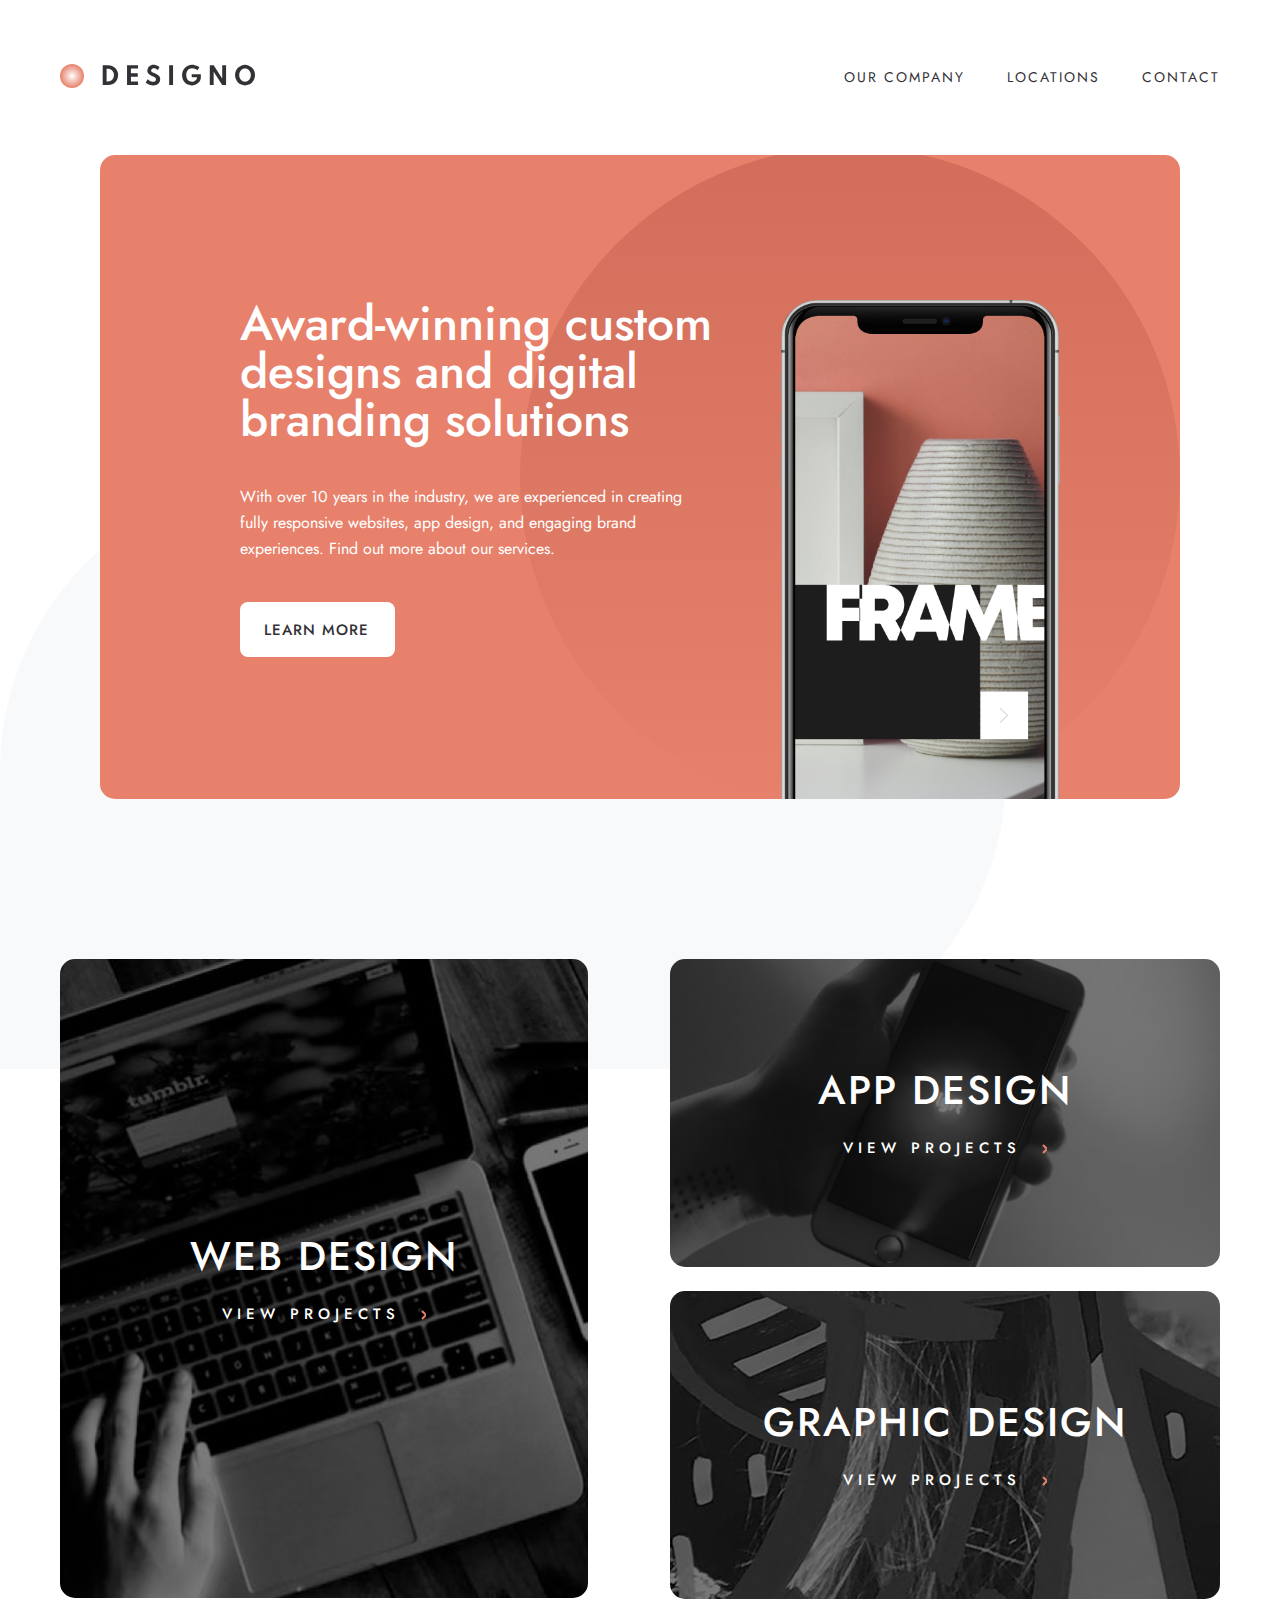
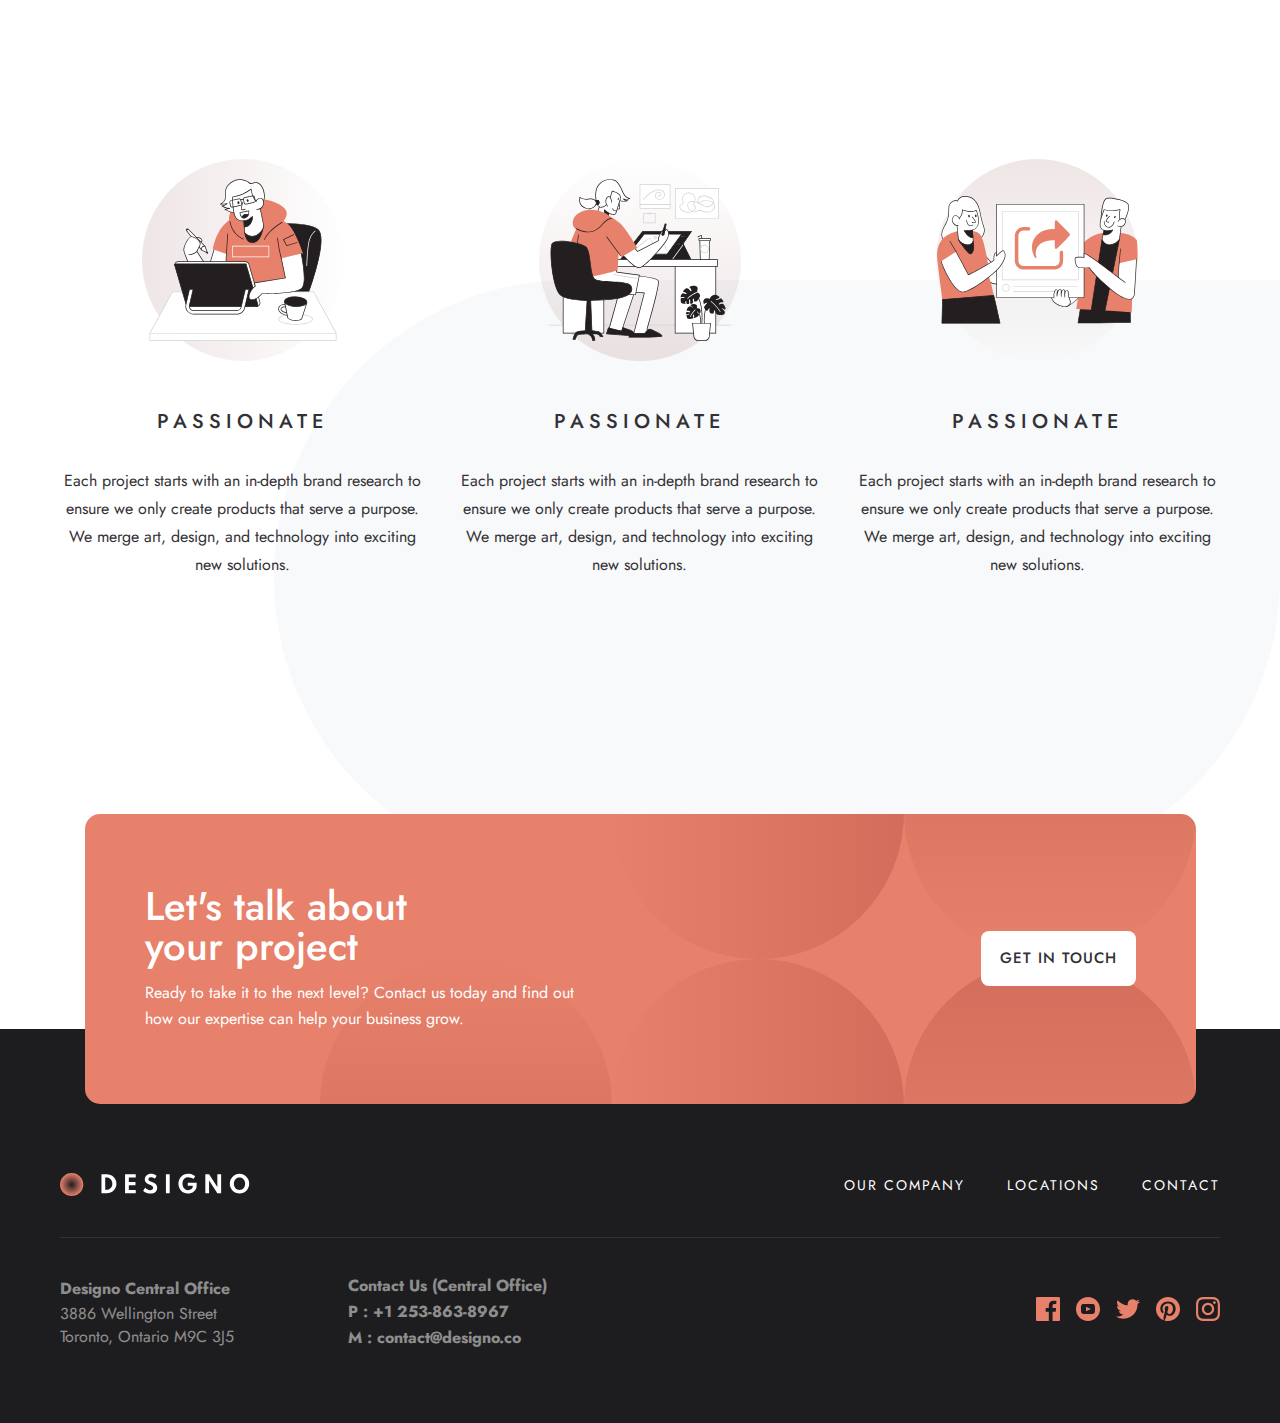
<file: index.html>
<!DOCTYPE html>
<html lang="en">
  <head>
    <meta charset="UTF-8" />
    <meta name="viewport" content="width=device-width, initial-scale=1.0" />
    <title>Home</title>
    <link rel="stylesheet" href="./css/index.css" />
  </head>
  <body>
    <!-- Header -->
    <header class="header">
      <div class="header-container container">
        <a class="header-logo" href="index.html">
          <img src="images/logo-header.svg" alt="" />
        </a>
        <ul class="header-list">
          <li class="header-item">
            <a class="header-link" href="pages/about/about.html">OUR COMPANY</a>
          </li>
          <li class="header-item">
            <a class="header-link" href="pages/location/location.html"
              >LOCATIONS</a
            >
          </li>
          <li class="header-item">
            <a class="header-link" href="pages/contact/contact.html">CONTACT</a>
          </li>
        </ul>
      </div>
    </header>
    <!-- Header end -->
    <!-- Main -->
    <main class="main">
      <section class="hero">
        <div class="hero-container container">
          <div class="hero-info">
            <h1>Award-winning custom designs and digital branding solutions</h1>
            <p>
              With over 10 years in the industry, we are experienced in creating
              fully responsive websites, app design, and engaging brand
              experiences. Find out more about our services.
            </p>
            <a href="#">Learn More</a>
          </div>
          <img class="hero-img" src="images/image-hero-phone.png" alt="" />
        </div>
      </section>
      <section class="projects">
        <div class="projects-container container">
          <div class="projects-left">
            <h3>WEB DESIGN</h3>
            <a class="view-projects-link" href="pages/web/web.html"
              ><span>VIEW PROJECTS</span
              ><img src="images/pink-arrow-right.svg" alt=""
            /></a>
          </div>
          <div class="projects-right">
            <div class="app">
              <h3>APP DESIGN</h3>
              <a class="view-projects-link" href="pages/app/app.html"
                ><span>VIEW PROJECTS</span
                ><img src="images/pink-arrow-right.svg" alt=""
              /></a>
            </div>
            <div class="graphic">
              <h3>GRAPHIC DESIGN</h3>
              <a class="view-projects-link" href="pages/graphic/graphic.html"
                ><span>VIEW PROJECTS</span
                ><img src="images/pink-arrow-right.svg" alt=""
              /></a>
            </div>
          </div>
        </div>
      </section>
      <section class="character-of-team">
        <div class="character-of-team-container container">
          <div class="card">
            <img src="images/card-img-1.svg" alt="" />
            <div class="card-text">
              <h3>PASSIONATE</h3>
              <p>
                Each project starts with an in-depth brand research to ensure we
                only create products that serve a purpose. We merge art, design,
                and technology into exciting new solutions.
              </p>
            </div>
          </div>
          <div class="card">
            <img src="images/card-img-2.svg" alt="" />
            <div class="card-text">
              <h3>PASSIONATE</h3>
              <p>
                Each project starts with an in-depth brand research to ensure we
                only create products that serve a purpose. We merge art, design,
                and technology into exciting new solutions.
              </p>
            </div>
          </div>
          <div class="card">
            <img src="images/card-img-3.svg" alt="" />
            <div class="card-text">
              <h3>PASSIONATE</h3>
              <p>
                Each project starts with an in-depth brand research to ensure we
                only create products that serve a purpose. We merge art, design,
                and technology into exciting new solutions.
              </p>
            </div>
          </div>
        </div>
      </section>
      <section class="footer-top container">
        <div class="footer-top-text">
          <h3>Let's talk about your project</h3>
          <p>
            Ready to take it to the next level? Contact us today and find out
            how our expertise can help your business grow.
          </p>
        </div>
        <a class="footer-top-button" href="#">Get in touch</a>
      </section>
    </main>
    <!-- Main end -->
    <!-- Footer -->
    <footer class="footer">
      <div class="footer-container container">
        <div class="footer-container-top">
          <a class="footer-logo" href="index.html">
            <img src="images/logo-footer.svg" alt="" />
          </a>
          <ul class="footer-list">
            <li class="footer-item">
              <a href="pages/about/about.html" class="footer-link"
                >OUR COMPANY</a
              >
            </li>
            <li class="footer-item">
              <a href="pages/location/location.html" class="footer-link"
                >LOCATIONS</a
              >
            </li>
            <li class="footer-item">
              <a href="pages/contact/contact.html" class="footer-link"
                >CONTACT</a
              >
            </li>
          </ul>
        </div>
        <div class="footer-end">
          <ul class="location">
            <li>Designo Central Office</li>
            <li>3886 Wellington Street</li>
            <li>Toronto, Ontario M9C 3J5</li>
          </ul>
          <ul class="footer-contact">
            <li>Contact Us (Central Office)</li>
            <li>P : +1 253-863-8967</li>
            <li>M : contact@designo.co</li>
          </ul>
          <div class="social-medias">
            <a href=""><img src="images/facebook-logo.svg" alt="" /></a>
            <a href=""><img src="images/youtube-logo.svg" alt="" /></a>
            <a href=""><img src="images/twitter-logo.svg" alt="" /></a>
            <a href=""><img src="images/photo-shop-logo.svg" alt="" /></a>
            <a href=""><img src="images/instagram.svg" alt="" /></a>
          </div>
        </div>
      </div>
    </footer>
    <!-- Footer end -->
  </body>
</html>
</file>
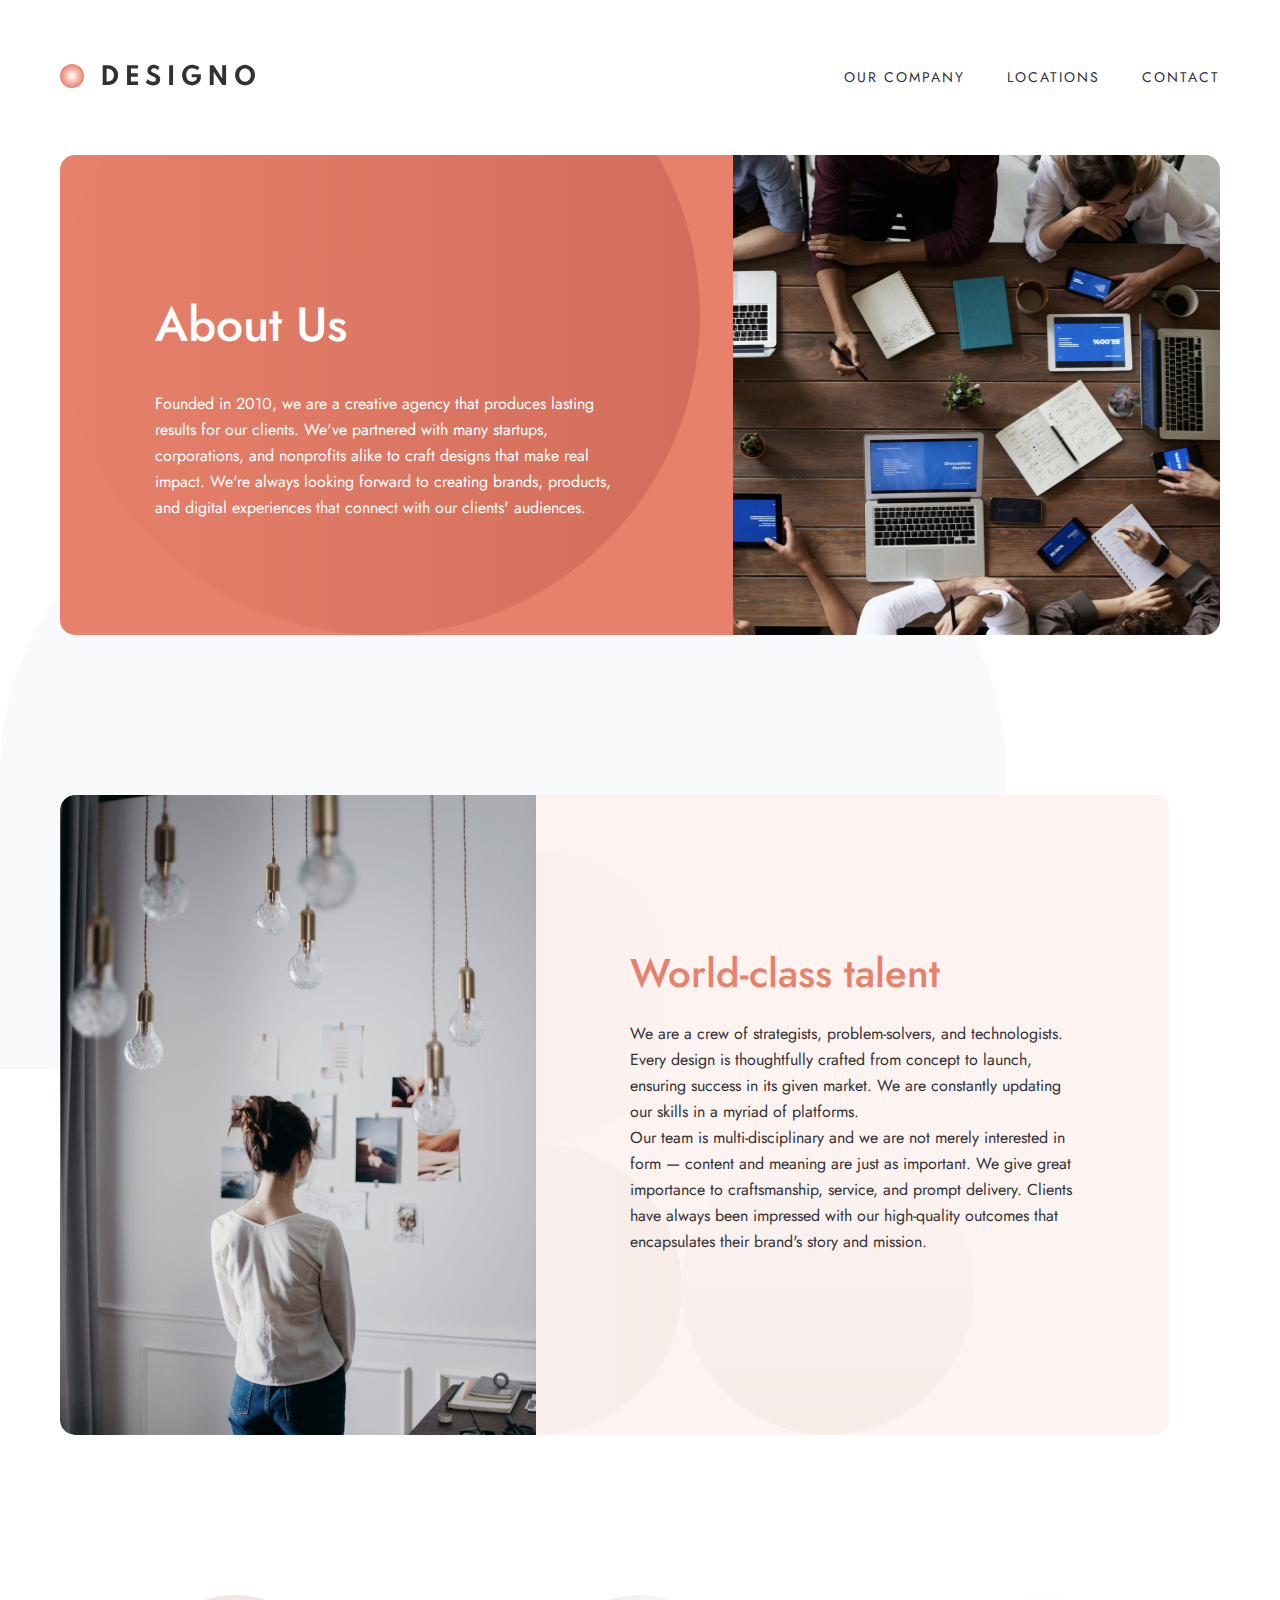
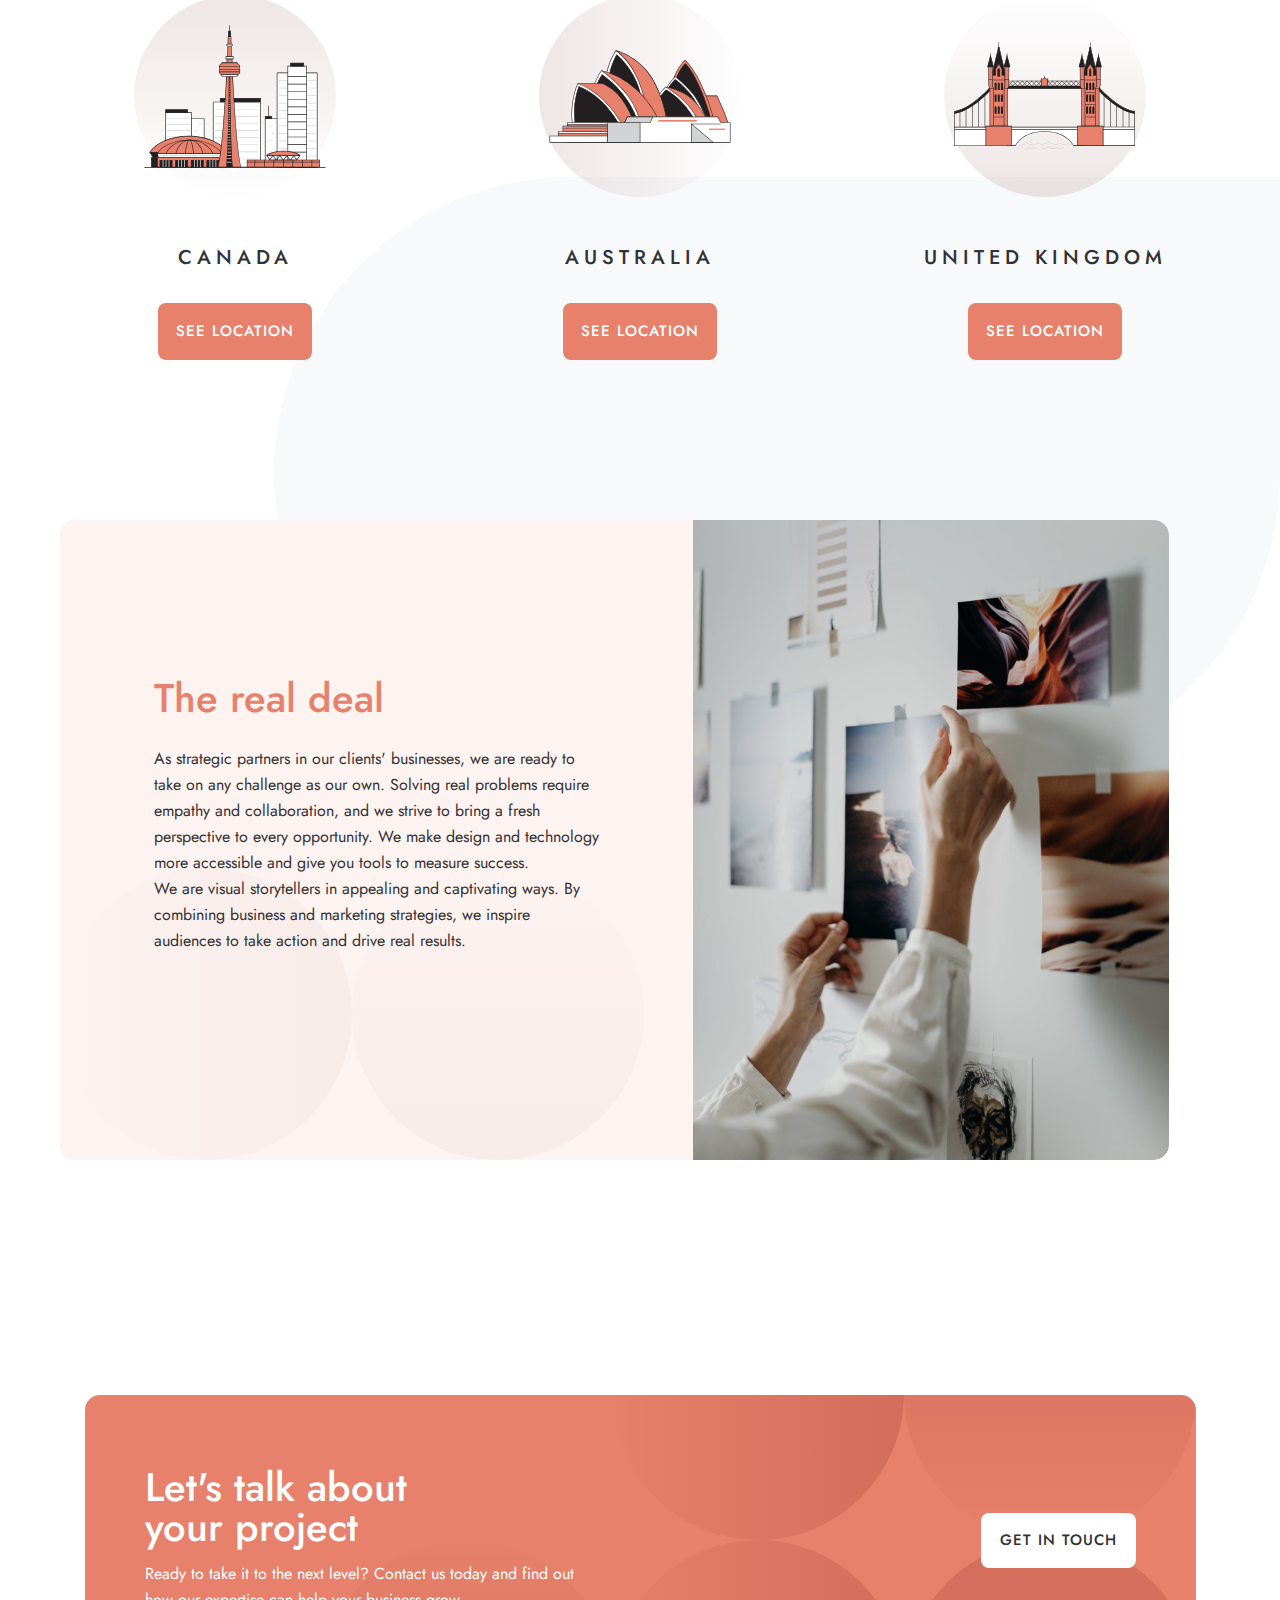
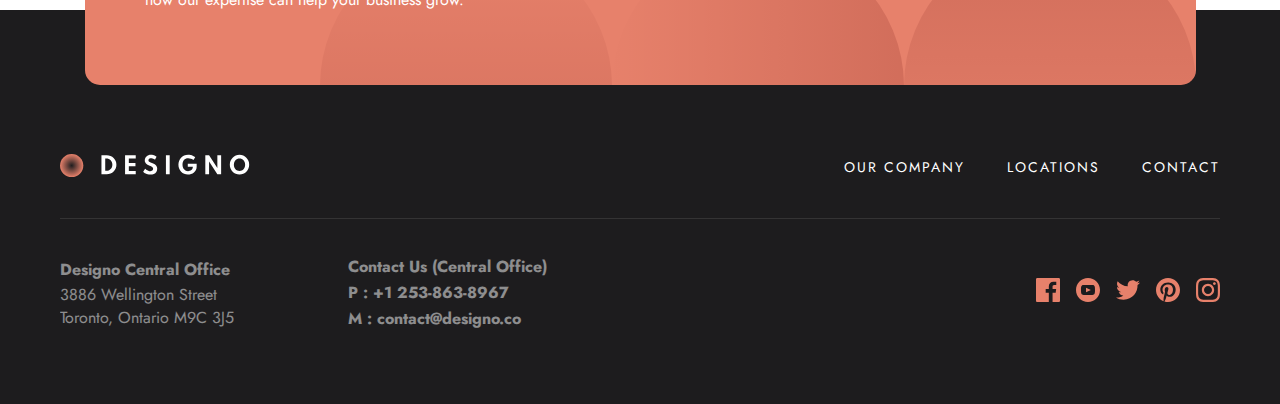
<file: pages/about/about.html>
<!DOCTYPE html>
<html lang="en">
  <head>
    <meta charset="UTF-8" />
    <meta name="viewport" content="width=device-width, initial-scale=1.0" />
    <title>About Us</title>
    <link rel="stylesheet" href="./about.css" />
  </head>
  <body>
    <!-- Header -->
    <header class="header">
      <div class="header-container container">
        <a class="header-logo" href="../../index.html">
          <img src="../../images/logo-header.svg" alt="" />
        </a>
        <ul class="header-list">
          <li class="header-item">
            <a class="header-link" href="./about.html">OUR COMPANY</a>
          </li>
          <li class="header-item">
            <a class="header-link" href="../location/location.html"
              >LOCATIONS</a
            >
          </li>
          <li class="header-item">
            <a class="header-link" href="../contact/contact.html">CONTACT</a>
          </li>
        </ul>
      </div>
    </header>
    <!-- Header end -->
    <!-- Main -->
    <main class="main">
      <section class="hero">
        <div class="hero-container container">
          <div class="hero-info">
            <h2>About Us</h2>
            <p>
              Founded in 2010, we are a creative agency that produces lasting
              results for our clients. We've partnered with many startups,
              corporations, and nonprofits alike to craft designs that make real
              impact. We're always looking forward to creating brands, products,
              and digital experiences that connect with our clients' audiences.
            </p>
          </div>
          <img class="hero-img" src="../../images/about-team.jpg" alt="" />
        </div>
      </section>
      <section class="talent">
        <div class="talent-container container">
          <img src="../../images/talent-img.jpg" alt="" class="talent-img" />
          <div class="talent-info">
            <h2>World-class talent</h2>
            <p>
              We are a crew of strategists, problem-solvers, and technologists.
              Every design is thoughtfully crafted from concept to launch,
              ensuring success in its given market. We are constantly updating
              our skills in a myriad of platforms. <br />

              Our team is multi-disciplinary and we are not merely interested in
              form — content and meaning are just as important. We give great
              importance to craftsmanship, service, and prompt delivery. Clients
              have always been impressed with our high-quality outcomes that
              encapsulates their brand's story and mission.
            </p>
          </div>
        </div>
      </section>
      <section class="places">
        <div class="places-container container">
          <div class="places-card">
            <img src="../../images/canada.svg" alt="" />
            <h4>CANADA</h4>
            <a class="places-link" href="../location/location.html"
              >SEE LOCATION</a
            >
          </div>
          <div class="places-card">
            <img src="../../images/australia.svg" alt="" />
            <h4>AUSTRALIA</h4>
            <a class="places-link" href="../location/location.html"
              >SEE LOCATION</a
            >
          </div>
          <div class="places-card">
            <img src="../../images/UK.svg" alt="" />
            <h4>UNITED KINGDOM</h4>
            <a class="places-link" href="../location/location.html"
              >SEE LOCATION</a
            >
          </div>
        </div>
      </section>
      <section class="deal">
        <div class="deal-container container">
          <div class="deal-info">
            <h2>The real deal</h2>
            <p>
              As strategic partners in our clients' businesses, we are ready to
              take on any challenge as our own. Solving real problems require
              empathy and collaboration, and we strive to bring a fresh
              perspective to every opportunity. We make design and technology
              more accessible and give you tools to measure success. <br />

              We are visual storytellers in appealing and captivating ways. By
              combining business and marketing strategies, we inspire audiences
              to take action and drive real results.
            </p>
          </div>
          <img class="deal-img" src="../../images/about-deal.png" alt="" />
        </div>
      </section>
      <section class="footer-top container">
        <div class="footer-top-text">
          <h3>Let's talk about your project</h3>
          <p>
            Ready to take it to the next level? Contact us today and find out
            how our expertise can help your business grow.
          </p>
        </div>
        <a class="footer-top-button" href="#">Get in touch</a>
      </section>
    </main>
    <!-- Main end -->
    <!-- Footer -->
    <footer class="footer">
      <div class="footer-container container">
        <div class="footer-container-top">
          <a class="footer-logo" href="../../index.html">
            <img src="../../images/logo-footer.svg" alt="" />
          </a>
          <ul class="footer-list">
            <li class="footer-item">
              <a href="../about/about.html" class="footer-link">OUR COMPANY</a>
            </li>
            <li class="footer-item">
              <a href="../location/location.html" class="footer-link"
                >LOCATIONS</a
              >
            </li>
            <li class="footer-item">
              <a href="../contact/contact.html" class="footer-link">CONTACT</a>
            </li>
          </ul>
        </div>
        <div class="footer-end">
          <ul class="location">
            <li>Designo Central Office</li>
            <li>3886 Wellington Street</li>
            <li>Toronto, Ontario M9C 3J5</li>
          </ul>
          <ul class="footer-contact">
            <li>Contact Us (Central Office)</li>
            <li>P : +1 253-863-8967</li>
            <li>M : contact@designo.co</li>
          </ul>
          <div class="social-medias">
            <a href=""><img src="../../images/facebook-logo.svg" alt="" /></a>
            <a href=""><img src="../../images/youtube-logo.svg" alt="" /></a>
            <a href=""><img src="../../images/twitter-logo.svg" alt="" /></a>
            <a href=""><img src="../../images/photo-shop-logo.svg" alt="" /></a>
            <a href=""><img src="../../images/instagram.svg" alt="" /></a>
          </div>
        </div>
      </div>
    </footer>
    <!-- Footer end -->
  </body>
</html>
</file>
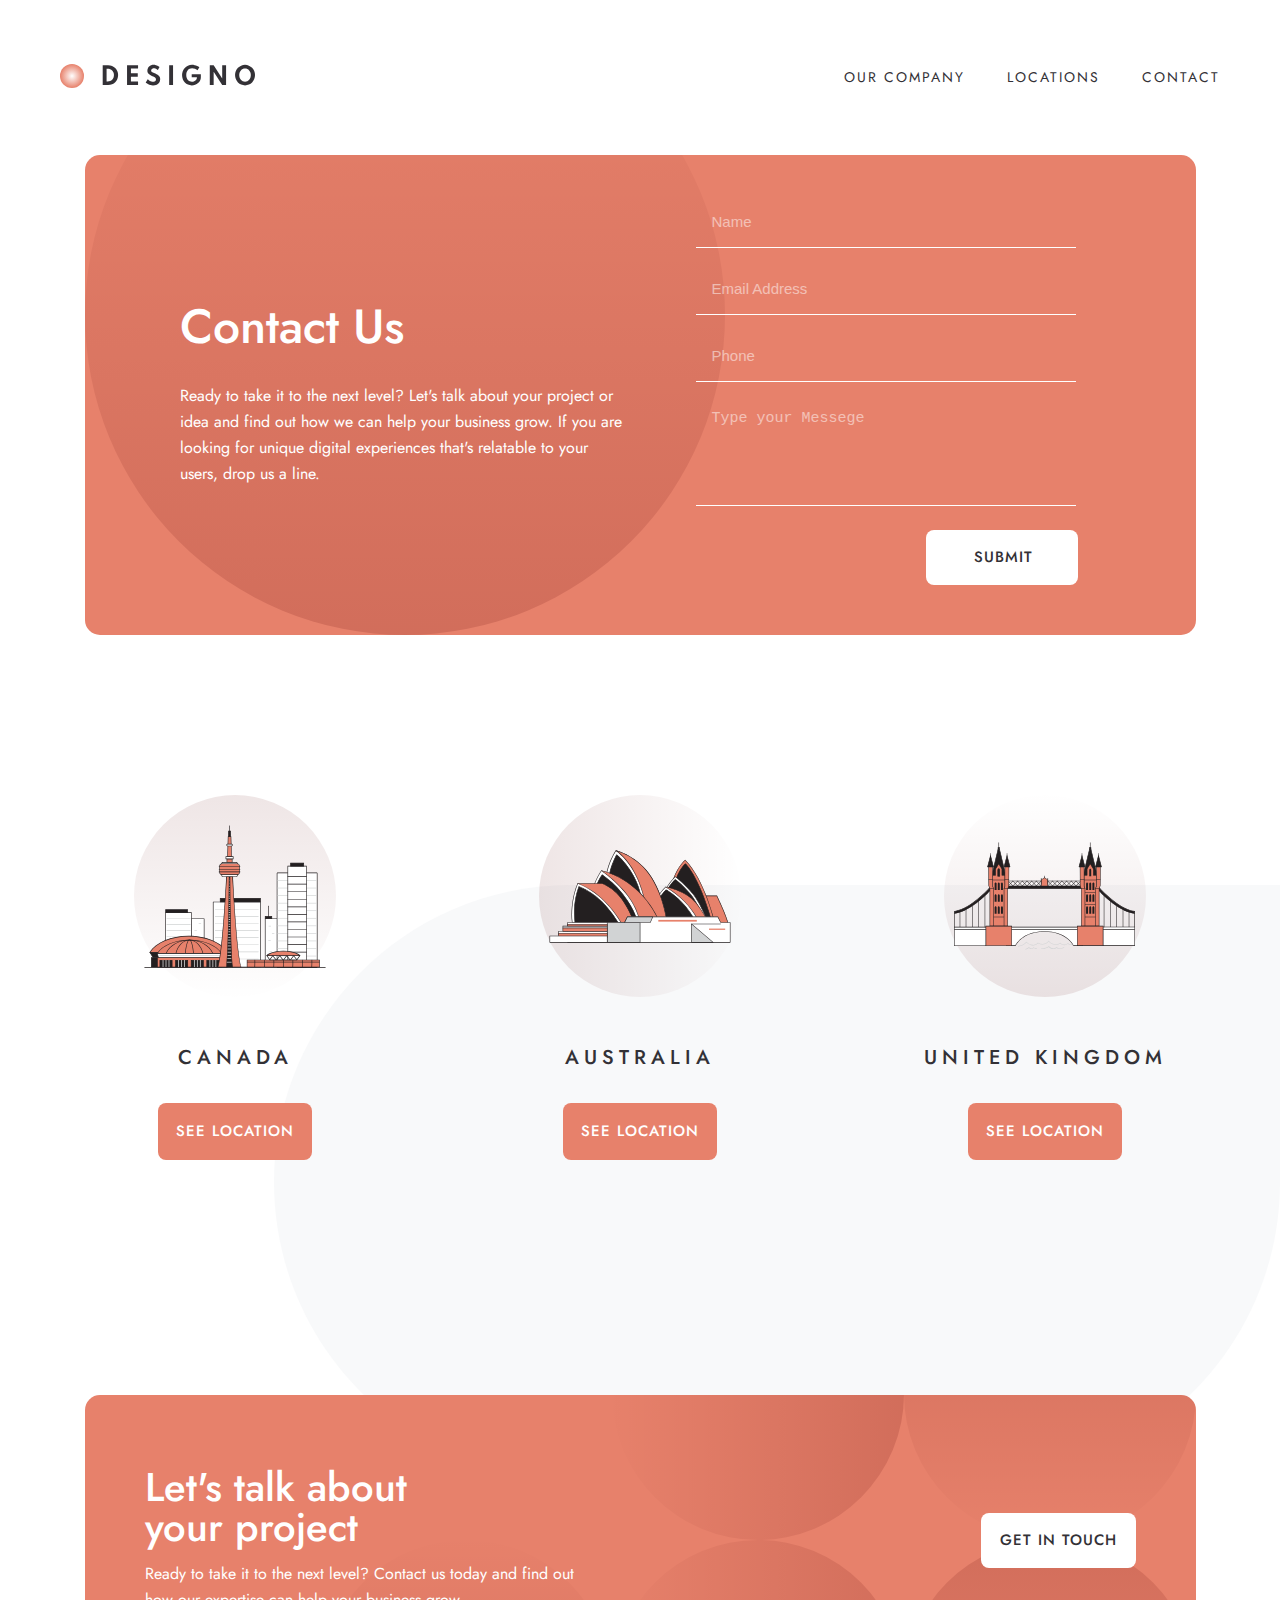
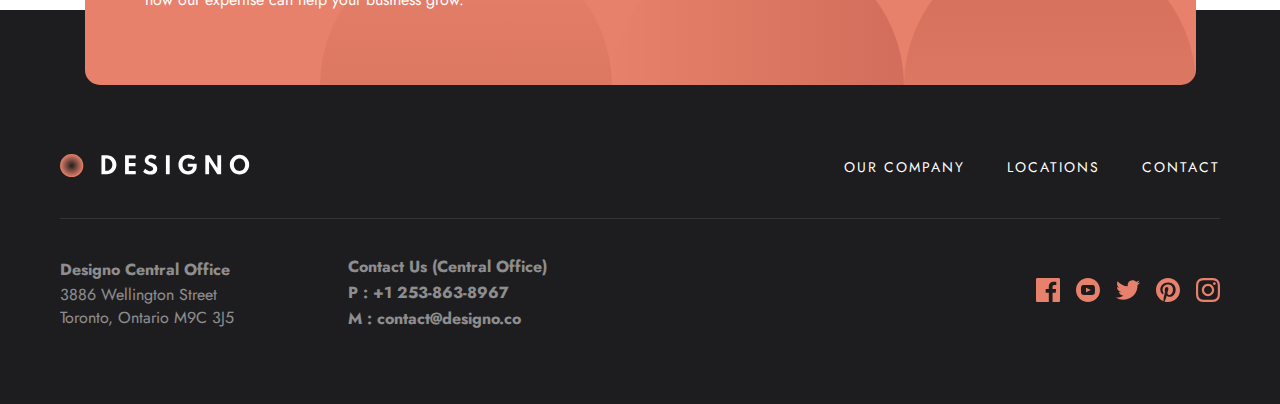
<file: pages/contact/contact.html>
<!DOCTYPE html>
<html lang="en">
  <head>
    <meta charset="UTF-8" />
    <meta name="viewport" content="width=device-width, initial-scale=1.0" />
    <title>Contact Us</title>
    <link rel="stylesheet" href="contact.css" />
  </head>
  <body>
    <!-- Header -->
    <header class="header">
      <div class="header-container container">
        <a class="header-logo" href="../../index.html">
          <img src="../../images/logo-header.svg" alt="" />
        </a>
        <ul class="header-list">
          <li class="header-item">
            <a class="header-link" href="../about/about.html">OUR COMPANY</a>
          </li>
          <li class="header-item">
            <a class="header-link" href="../location/location.html"
              >LOCATIONS</a
            >
          </li>
          <li class="header-item">
            <a class="header-link" href="../contact/contact.html">CONTACT</a>
          </li>
        </ul>
      </div>
    </header>
    <!-- Header end -->
    <!-- Main -->
    <main class="main">
      <section class="hero">
        <div class="hero-container container">
          <div class="hero-text">
            <h2>Contact Us</h2>
            <p>
              Ready to take it to the next level? Let's talk about your project
              or idea and find out how we can help your business grow. If you
              are looking for unique digital experiences that's relatable to
              your users, drop us a line.
            </p>
          </div>
          <div class="hero-right">
            <div class="hero-form">
              <form>
                <div class="form-group">
                  <input type="text" name="name" id="name" placeholder="Name" />
                </div>
                <div class="form-group">
                  <input
                    type="text"
                    name="gmail"
                    id="email"
                    placeholder="Email Address"
                  />
                </div>
                <div class="form-group">
                  <input
                    type="number"
                    name="number"
                    id="number"
                    placeholder="Phone "
                  />
                </div>
                <div class="form-group">
                  <textarea
                    id="message"
                    name="message"
                    placeholder="Type your Messege"
                    required
                  ></textarea>
                </div>
              </form>
            </div>
            <a class="hero-link" href="">Submit</a>
          </div>
        </div>
      </section>
      <section class="places">
        <div class="places-container container">
          <div class="places-card">
            <img src="../../images/canada.svg" alt="" />
            <h4>CANADA</h4>
            <a class="places-link" href="../location/location.html"
              >SEE LOCATION</a
            >
          </div>
          <div class="places-card">
            <img src="../../images/australia.svg" alt="" />
            <h4>AUSTRALIA</h4>
            <a class="places-link" href="../location/location.html"
              >SEE LOCATION</a
            >
          </div>
          <div class="places-card">
            <img src="../../images/UK.svg" alt="" />
            <h4>UNITED KINGDOM</h4>
            <a class="places-link" href="../location/location.html"
              >SEE LOCATION</a
            >
          </div>
        </div>
      </section>
      <section class="footer-top container">
        <div class="footer-top-text">
          <h3>Let's talk about your project</h3>
          <p>
            Ready to take it to the next level? Contact us today and find out
            how our expertise can help your business grow.
          </p>
        </div>
        <a class="footer-top-button" href="#">Get in touch</a>
      </section>
    </main>
    <!-- Main end -->
    <!-- Footer -->
    <footer class="footer">
      <div class="footer-container container">
        <div class="footer-container-top">
          <a class="footer-logo" href="../../index.html">
            <img src="../../images/logo-footer.svg" alt="" />
          </a>
          <ul class="footer-list">
            <li class="footer-item">
              <a href="../about/about.html" class="footer-link">OUR COMPANY</a>
            </li>
            <li class="footer-item">
              <a href="../location/location.html" class="footer-link"
                >LOCATIONS</a
              >
            </li>
            <li class="footer-item">
              <a href="./contact.html" class="footer-link">CONTACT</a>
            </li>
          </ul>
        </div>
        <div class="footer-end">
          <ul class="location">
            <li>Designo Central Office</li>
            <li>3886 Wellington Street</li>
            <li>Toronto, Ontario M9C 3J5</li>
          </ul>
          <ul class="footer-contact">
            <li>Contact Us (Central Office)</li>
            <li>P : +1 253-863-8967</li>
            <li>M : contact@designo.co</li>
          </ul>
          <div class="social-medias">
            <a href=""><img src="../../images/facebook-logo.svg" alt="" /></a>
            <a href=""><img src="../../images/youtube-logo.svg" alt="" /></a>
            <a href=""><img src="../../images/twitter-logo.svg" alt="" /></a>
            <a href=""><img src="../../images/photo-shop-logo.svg" alt="" /></a>
            <a href=""><img src="../../images/instagram.svg" alt="" /></a>
          </div>
        </div>
      </div>
    </footer>
    <!-- Footer end -->
  </body>
</html>
</file>
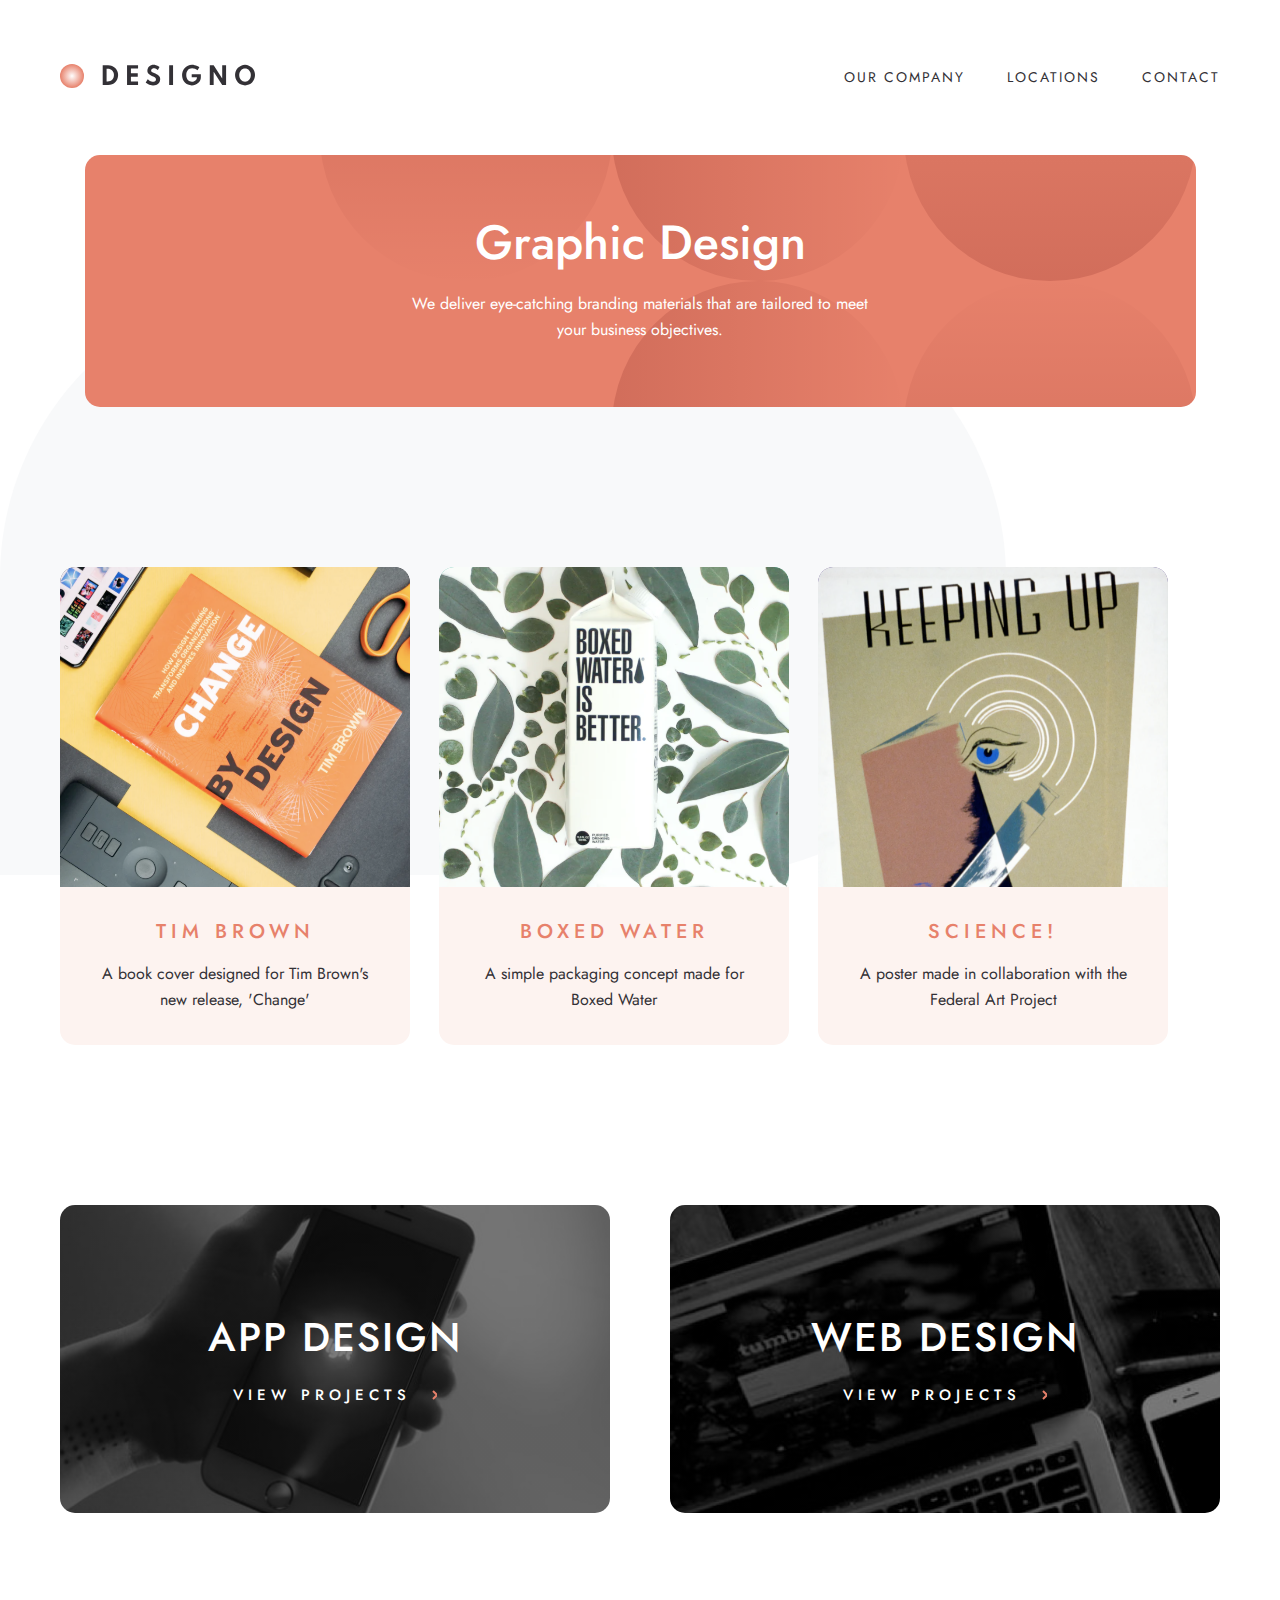
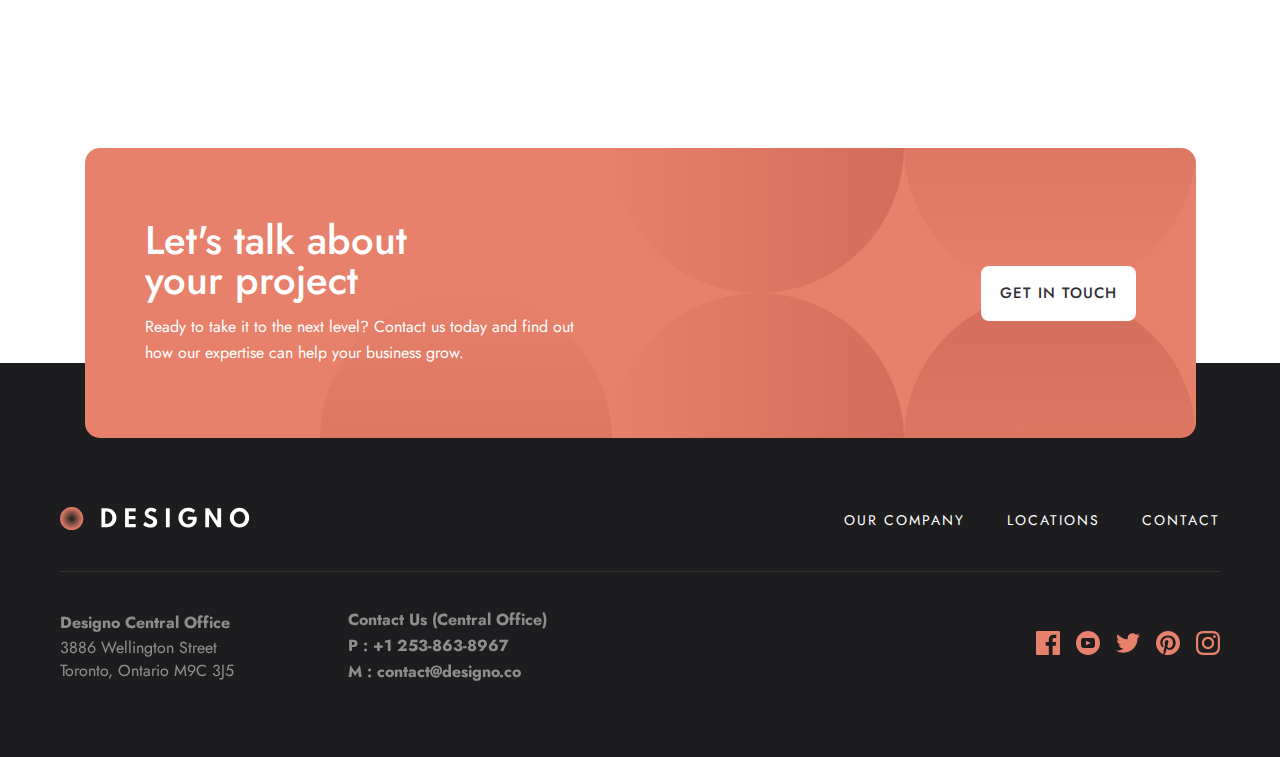
<file: pages/graphic/graphic.html>
<!DOCTYPE html>
<html lang="en">
  <head>
    <meta charset="UTF-8" />
    <meta name="viewport" content="width=device-width, initial-scale=1.0" />
    <title>Graphic Design</title>
    <link rel="stylesheet" href="graphic.css" />
  </head>
  <body>
    <!-- Header -->
    <header class="header">
      <div class="header-container container">
        <a class="header-logo" href="../../index.html">
          <img src="../../images/logo-header.svg" alt="" />
        </a>
        <ul class="header-list">
          <li class="header-item">
            <a class="header-link" href="../about/about.html">OUR COMPANY</a>
          </li>
          <li class="header-item">
            <a class="header-link" href="../location/location.html"
              >LOCATIONS</a
            >
          </li>
          <li class="header-item">
            <a class="header-link" href="../contact/contact.html">CONTACT</a>
          </li>
        </ul>
      </div>
    </header>
    <!-- Header end -->
    <!-- Main -->
    <main class="main">
      <section class="hero">
        <div class="hero-container">
          <h2>Graphic Design</h2>
          <p>
            We deliver eye-catching branding materials that are tailored to meet
            your business objectives.
          </p>
        </div>
      </section>
      <section class="cards">
        <div class="cards-container container">
          <div class="card">
            <img src="../../images/12-card-image.svg" alt="" />
            <div class="card-text">
              <h5>TIM BROWN</h5>
              <p>A book cover designed for Tim Brown's new release, 'Change'</p>
            </div>
          </div>
          <div class="card">
            <img src="../../images/13-card-image.svg" alt="" />
            <div class="card-text">
              <h5>BOXED WATER</h5>
              <p>A simple packaging concept made for Boxed Water</p>
            </div>
          </div>
          <div class="card">
            <img src="../../images/14-card-image.svg" alt="" />
            <div class="card-text">
              <h5>SCIENCE!</h5>
              <p>A poster made in collaboration with the Federal Art Project</p>
            </div>
          </div>
        </div>
      </section>
      <section class="view-projects">
        <div class="view-projects-container container">
          <div class="app">
            <h3>APP DESIGN</h3>
            <a class="view-projects-link" href="../app/app.html"
              ><span>VIEW PROJECTS</span
              ><img src="../../images/pink-arrow-right.svg" alt=""
            /></a>
          </div>
          <div class="graphic">
            <h3>WEB DESIGN</h3>
            <a class="view-projects-link" href="../web/web.html"
              ><span>VIEW PROJECTS</span
              ><img src="../../images/pink-arrow-right.svg" alt=""
            /></a>
          </div>
        </div>
      </section>
      <section class="footer-top container">
        <div class="footer-top-text">
          <h3>Let's talk about your project</h3>
          <p>
            Ready to take it to the next level? Contact us today and find out
            how our expertise can help your business grow.
          </p>
        </div>
        <a class="footer-top-button" href="#">Get in touch</a>
      </section>
    </main>
    <!-- Main end -->
    <!-- Footer -->
    <footer class="footer">
      <div class="footer-container container">
        <div class="footer-container-top">
          <a class="footer-logo" href="../../index.html">
            <img src="../../images/logo-footer.svg" alt="" />
          </a>
          <ul class="footer-list">
            <li class="footer-item">
              <a href="../about/about.html" class="footer-link">OUR COMPANY</a>
            </li>
            <li class="footer-item">
              <a href="../location/location.html" class="footer-link"
                >LOCATIONS</a
              >
            </li>
            <li class="footer-item">
              <a href="../contact/contact.html" class="footer-link">CONTACT</a>
            </li>
          </ul>
        </div>
        <div class="footer-end">
          <ul class="location">
            <li>Designo Central Office</li>
            <li>3886 Wellington Street</li>
            <li>Toronto, Ontario M9C 3J5</li>
          </ul>
          <ul class="footer-contact">
            <li>Contact Us (Central Office)</li>
            <li>P : +1 253-863-8967</li>
            <li>M : contact@designo.co</li>
          </ul>
          <div class="social-medias">
            <a href=""><img src="../../images/facebook-logo.svg" alt="" /></a>
            <a href=""><img src="../../images/youtube-logo.svg" alt="" /></a>
            <a href=""><img src="../../images/twitter-logo.svg" alt="" /></a>
            <a href=""><img src="../../images/photo-shop-logo.svg" alt="" /></a>
            <a href=""><img src="../../images/instagram.svg" alt="" /></a>
          </div>
        </div>
      </div>
    </footer>
    <!-- Footer end -->
  </body>
</html>
</file>
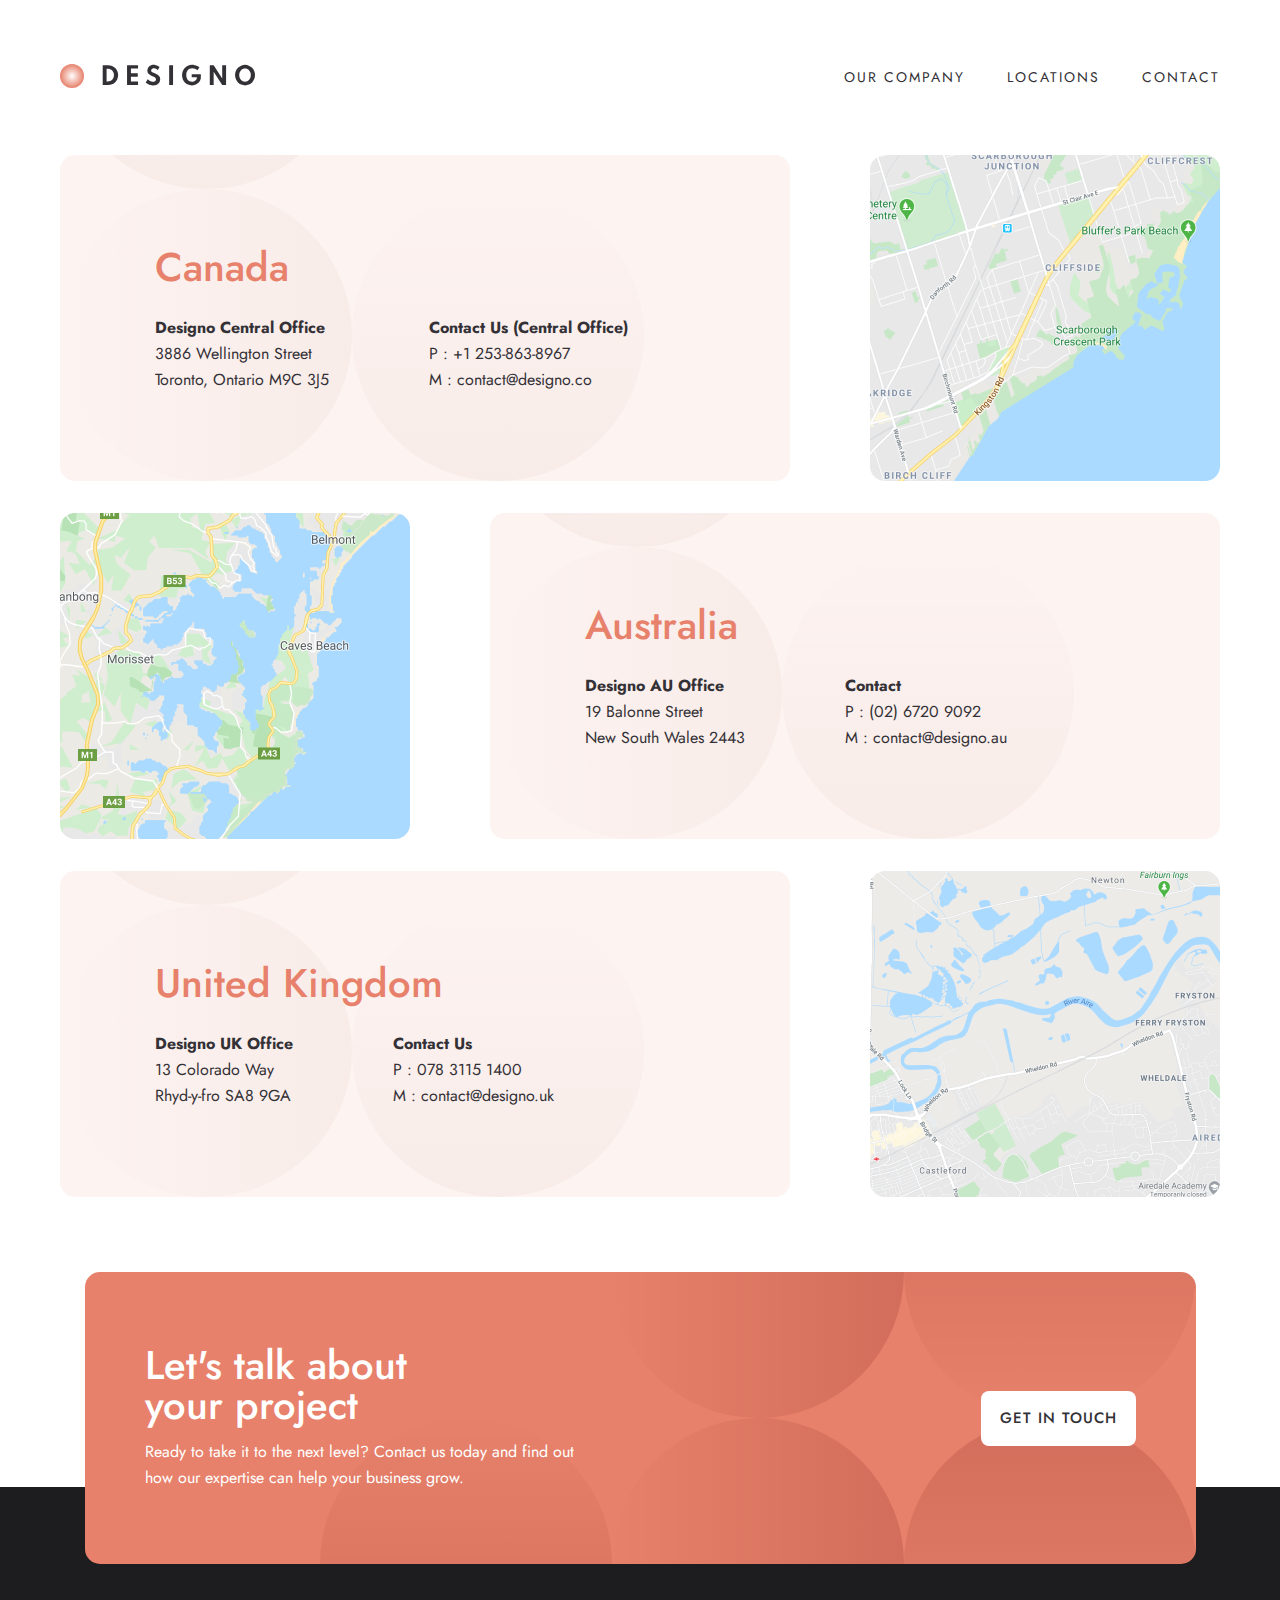
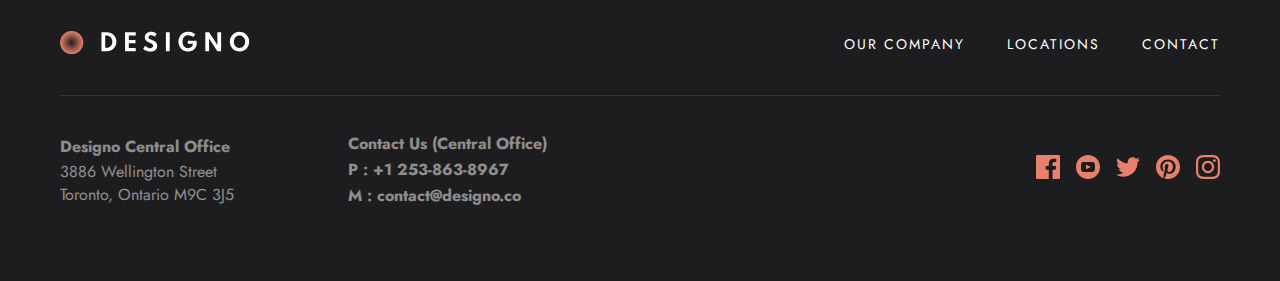
<file: pages/location/location.html>
<!DOCTYPE html>
<html lang="en">
  <head>
    <meta charset="UTF-8" />
    <meta name="viewport" content="width=device-width, initial-scale=1.0" />
    <title>Locations</title>
    <link rel="stylesheet" href="location.css" />
  </head>
  <body>
    <!-- Header -->
    <header class="header">
      <div class="header-container container">
        <a class="header-logo" href="../../index.html">
          <img src="../../images/logo-header.svg" alt="" />
        </a>
        <ul class="header-list">
          <li class="header-item">
            <a class="header-link" href="../about/about.html">OUR COMPANY</a>
          </li>
          <li class="header-item">
            <a class="header-link" href="./location.html">LOCATIONS</a>
          </li>
          <li class="header-item">
            <a class="header-link" href="../contact/contact.html">CONTACT</a>
          </li>
        </ul>
      </div>
    </header>
    <!-- Header end -->
    <!-- Main -->
    <main class="main">
      <section class="hero">
        <div class="hero-container container">
          <div class="location-card">
            <div class="card-text">
              <h4>Canada</h4>
              <div class="card-place">
                <ul class="card-area">
                  <li>Designo Central Office</li>
                  <li>3886 Wellington Street</li>
                  <li>Toronto, Ontario M9C 3J5</li>
                </ul>
                <ul class="card-contact">
                  <li>Contact Us (Central Office)</li>
                  <li>P : +1 253-863-8967</li>
                  <li>M : contact@designo.co</li>
                </ul>
              </div>
            </div>
            <img src="../../images/location.png " alt="" />
          </div>
          <div class="location-card">
            <img src="../../images/location-2.png" alt="" />
            <div class="card-text">
              <h4>Australia</h4>
              <div class="card-place">
                <ul class="card-area">
                  <li>Designo AU Office</li>
                  <li>19 Balonne Street</li>
                  <li>New South Wales 2443</li>
                </ul>
                <ul class="card-contact">
                  <li>Contact</li>
                  <li>P : (02) 6720 9092</li>
                  <li>M : contact@designo.au</li>
                </ul>
              </div>
            </div>
          </div>
          <div class="location-card">
            <div class="card-text">
              <h4>United Kingdom</h4>
              <div class="card-place">
                <ul class="card-area">
                  <li>Designo UK Office</li>
                  <li>13 Colorado Way</li>
                  <li>Rhyd-y-fro SA8 9GA</li>
                </ul>
                <ul class="card-contact">
                  <li>Contact Us</li>
                  <li>P : 078 3115 1400</li>
                  <li>M : contact@designo.uk</li>
                </ul>
              </div>
            </div>
            <img src="../../images/location-3.png " alt="" />
          </div>
        </div>
      </section>
      <section class="footer-top container">
        <div class="footer-top-text">
          <h3>Let's talk about your project</h3>
          <p>
            Ready to take it to the next level? Contact us today and find out
            how our expertise can help your business grow.
          </p>
        </div>
        <a class="footer-top-button" href="#">Get in touch</a>
      </section>
    </main>
    <!-- Main end-->
    <!-- Footer -->
    <footer class="footer">
      <div class="footer-container container">
        <div class="footer-container-top">
          <a class="footer-logo" href="../../index.html">
            <img src="../../images/logo-footer.svg" alt="" />
          </a>
          <ul class="footer-list">
            <li class="footer-item">
              <a href="../about/about.html" class="footer-link">OUR COMPANY</a>
            </li>
            <li class="footer-item">
              <a href="../location/location.html" class="footer-link"
                >LOCATIONS</a
              >
            </li>
            <li class="footer-item">
              <a href="../contact/contact.html" class="footer-link">CONTACT</a>
            </li>
          </ul>
        </div>
        <div class="footer-end">
          <ul class="location">
            <li>Designo Central Office</li>
            <li>3886 Wellington Street</li>
            <li>Toronto, Ontario M9C 3J5</li>
          </ul>
          <ul class="footer-contact">
            <li>Contact Us (Central Office)</li>
            <li>P : +1 253-863-8967</li>
            <li>M : contact@designo.co</li>
          </ul>
          <div class="social-medias">
            <a href=""><img src="../../images/facebook-logo.svg" alt="" /></a>
            <a href=""><img src="../../images/youtube-logo.svg" alt="" /></a>
            <a href=""><img src="../../images/twitter-logo.svg" alt="" /></a>
            <a href=""><img src="../../images/photo-shop-logo.svg" alt="" /></a>
            <a href=""><img src="../../images/instagram.svg" alt="" /></a>
          </div>
        </div>
      </div>
    </footer>
    <!-- Footer end -->
  </body>
</html>
</file>
<file: css/index.css>
@import "./global.css";

body {
  background-image: url(../images/home-bc.svg), url(../images/home-bc-2.svg);
  background-repeat: no-repeat;
  background-position-y: 475px, 1880px;
  background-position-x: left, right;
}

.main {
  display: flex;
  flex-direction: column;
  row-gap: 160px;
}

/* HERO */

.hero {
  padding: 0 100px;
}

.hero-container {
  background-image: url(../images/bg-pattern-hero-home.svg);
  background-repeat: no-repeat;
  background-position: center right;
  background-size: 660px 660px;
  background-color: #e7816b;
  border-radius: 15px;
  padding: 145px 140px 0 140px;
  display: flex;
  justify-content: space-between;
  align-items: start;
  max-width: 1111px;
}

.hero-info {
  display: flex;
  flex-direction: column;
  row-gap: 40px;
  width: 540px;

  h1 {
    width: 540px;
    font-weight: 500;
    font-size: 48px;
    line-height: 48px;
    color: #ffffff;
  }

  p {
    width: 445px;
    font-weight: 400;
    font-size: 16px;
    line-height: 26px;
    color: #ffffff;
  }

  a {
    font-weight: 500;
    font-size: 15px;
    line-height: 21px;
    letter-spacing: 1px;
    text-transform: uppercase;
    color: #333136;
    padding: 18px 25px 16px 24px;
    background-color: #ffffff;
    border-radius: 8px;
    width: 155px;

    &:hover {
      background-color: #ffad9b;
      color: #ffffff;
    }
  }
}

.hero-img {
  width: 280px;
}

/* PROJECTS */

.projects {
  width: 100%;
}

.projects-container {
  width: 100%;
  display: flex;
  align-items: center;
  justify-content: space-between;
  column-gap: 30px;
}

.projects-left {
  background-image: linear-gradient(rgba(0, 0, 0, 0.5), rgba(0, 0, 0, 0.5)),
    url(../images/image-web-design-large.jpg);
  background-repeat: no-repeat;
  background-size: cover;
  display: flex;
  flex-direction: column;
  align-items: center;
  justify-content: center;
  row-gap: 24px;
  border-radius: 15px;
  padding: 273px 130px;

  h3 {
    font-weight: 500;
    font-size: 40px;
    line-height: 48px;
    letter-spacing: 2px;
    color: #ffffff;
  }
}

.projects-left:hover {
  background-image: linear-gradient(
      rgba(255, 173, 155, 0.7),
      rgba(255, 173, 155, 0.7)
    ),
    url(../images/image-web-design-large.jpg);
}

.projects-right {
  display: flex;
  flex-direction: column;
  row-gap: 24px;

  h3 {
    font-weight: 500;
    font-size: 40px;
    line-height: 48px;
    letter-spacing: 2px;
    color: #ffffff;
  }
}

/* character */

.character-of-team-container {
  display: flex;
  justify-content: space-between;
  align-items: center;
}

.card {
  display: flex;
  flex-direction: column;
  align-items: center;
  width: 31.5%;

  img {
    width: 202px;
    height: 202px;
  }

  .card-text {
    h3 {
      font-weight: 500;
      font-size: 20px;
      line-height: 26px;
      letter-spacing: 5px;
      color: #333136;
      text-align: center;
      margin-top: 48px;
      margin-bottom: 32px;
    }

    p {
      font-weight: 400;
      font-size: 16px;
      line-height: 28px;
      text-align: center;
      color: #333136;
    }
  }
}

.app {
  background-image: linear-gradient(rgba(0, 0, 0, 0.5), rgba(0, 0, 0, 0.5)),
    url(../images/image-app-design.jpg);
  background-repeat: no-repeat;
  background-size: cover;
  border-radius: 15px;
  padding: 107px 140px;
  display: flex;
  flex-direction: column;
  align-items: center;
  justify-content: center;
  row-gap: 24px;
  width: 550px;
  height: 308px;
}

.graphic {
  background-image: linear-gradient(rgba(0, 0, 0, 0.5), rgba(0, 0, 0, 0.5)),
    url(../images/image-graphic-design.jpg);
  background-repeat: no-repeat;
  background-size: cover;
  border-radius: 15px;
  padding: 107px 88px;
  display: flex;
  flex-direction: column;
  align-items: center;
  justify-content: center;
  row-gap: 24px;
  width: 550px;
  height: 308px;
}

.app:hover {
  background-image: linear-gradient(
      rgba(255, 173, 155, 0.6),
      rgba(255, 173, 155, 0.6)
    ),
    url(../images/image-app-design.jpg);
}

.graphic:hover {
  background-image: linear-gradient(
      rgba(255, 173, 155, 0.6),
      rgba(255, 173, 155, 0.6)
    ),
    url(../images/image-graphic-design.jpg);
}

@media (max-width: 1200px) {
  .hero-container {
    display: flex;
    flex-direction: column;
    align-items: center;
    justify-content: center;
    max-width: 1000px;
    row-gap: 30px;
  }

  .hero-info {
    display: flex;
    flex-direction: column;
    align-items: center;
    row-gap: 30px;

    h1,
    p,
    a {
      text-align: center;
    }
  }

  .projects-container {
    display: flex;
    flex-direction: column;
    gap: 30px;
  }

  .projects-left,
  .app,
  .graphic {
    width: 1000px;
    height: 400px;
    padding: 230px 100px;
  }
}

@media (max-width: 1150px) {
  .character-of-team-container {
    display: flex;
    flex-direction: column;
    row-gap: 50px;
  }

  .card {
    display: flex;
    flex-direction: row;
    align-items: center;
    justify-content: space-between;
    width: 80%;
    column-gap: 50px;
  }

  .card-text {
    display: flex;
    flex-direction: column;
    align-items: start;
    text-align: start;
  }

  .card-text > h3,
  p {
    text-align: start;
  }
}
</file>
<file: pages/about/about.css>
@import "../../css/global.css";

body {
  background-image: url(../../../images/home-bc.svg),
    url(../../../images/home-bc-2.svg);
  background-repeat: no-repeat;
  background-position-y: 475px, 1777px;
  background-position-x: left, right;
}

.main {
  display: flex;
  flex-direction: column;
  row-gap: 160px;
}
/* 
.hero {

} */

.hero-container {
  display: flex;
  align-items: center;
  max-height: 480px;
  width: 100%;
}

.hero-info {
  display: flex;
  flex-direction: column;
  row-gap: 32px;
  background-color: #e7816b;
  padding: 135px 0 135px 95px;
  background-image: url(../../images/about-page-bg.svg);
  background-repeat: no-repeat;
  border-top-left-radius: 15px;
  border-bottom-left-radius: 15px;
  height: 100%;
  width: 58%;

  h2 {
    font-weight: 500;
    font-size: 48px;
    lighting-color: 48px;
    color: #ffffff;
  }

  p {
    font-weight: 400;
    font-size: 16px;
    line-height: 26px;
    color: #ffffff;
    width: 458px;
  }
}

.hero-img {
  width: 42%;
  height: 100%;
}
/* 
.talent {

} */

.talent-container {
  display: flex;
  align-items: center;
  height: 640px;
}

.talent-info {
  display: flex;
  flex-direction: column;
  row-gap: 24px;
  padding: 154px 94px;
  background-color: #fdf3f0;
  height: 100%;
  border-top-right-radius: 15px;
  border-bottom-right-radius: 15px;
  background-image: url(../../images/talent-bg.svg);
  background-repeat: no-repeat;
  background-position-x: -146px;
  background-position-y: bottom;

  h2 {
    font-weight: 500;
    font-size: 40px;
    line-height: 48px;
    color: #e7816b;
  }

  p {
    font-weight: 400;
    font-size: 16px;
    line-height: 26px;
    color: #333136;
    width: 445px;
  }
}

.talent-img {
  height: 100%;
  border-top-left-radius: 15px;
  border-bottom-left-radius: 15px;
}

.deal-container {
  display: flex;
  align-items: center;
  height: 640px;
}

.deal-info {
  display: flex;
  flex-direction: column;
  row-gap: 24px;
  padding: 154px 94px;
  background-color: #fdf3f0;
  height: 100%;
  border-top-left-radius: 15px;
  border-bottom-left-radius: 15px;
  background-image: url(../../images/deal-bg.svg);
  background-repeat: no-repeat;
  background-position-y: bottom;
  background-position-x: left;

  h2 {
    font-weight: 500;
    font-size: 40px;
    line-height: 48px;
    color: #e7816b;
  }

  p {
    font-weight: 400;
    font-size: 16px;
    line-height: 26px;
    color: #333136;
    width: 445px;
  }
}

.deal-img {
  height: 100%;
  border-top-right-radius: 15px;
  border-bottom-right-radius: 15px;
}

.places-container {
  display: flex;
  align-items: center;
  justify-content: space-between;
}

.places-card {
  display: flex;
  flex-direction: column;
  align-items: center;
  width: 350px;

  img {
    width: 202px;
    height: 202px;
  }

  h4 {
    font-weight: 500;
    font-size: 20px;
    line-height: 26px;
    color: #333136;
    letter-spacing: 5px;
    text-align: center;
    margin-top: 48px;
    margin-bottom: 32px;
  }

  a {
    font-weight: 500;
    font-size: 15px;
    line-height: 21px;
    letter-spacing: 1px;
    color: #ffffff;
    text-align: center;
    padding: 18px;
    border-radius: 8px;
    background-color: #e7816b;

    &:hover {
      background-color: #ffad9b;
    }
  }
}
</file>
<file: pages/contact/contact.css>
@import "../../css/global.css";

body {
  background-image: url(../../images/home-bc-2.svg);
  background-repeat: no-repeat;
  background-position-y: 885px;
  background-position-x: right;
}

.main {
  display: flex;
  flex-direction: column;
  row-gap: 160px;
}

.hero-container {
  display: flex;
  align-items: center;
  justify-content: space-between;
  max-width: 1111px;
  height: 480px;
  border-radius: 15px;
  padding: 55px 95px;
  background-color: #e7816b;
  background-image: url(../../images/contact-bg.svg);
  background-repeat: no-repeat;
  background-position: left center;
}

.hero-text {
  display: flex;
  flex-direction: column;
  row-gap: 32px;

  h2 {
    font-weight: 500;
    font-size: 48px;
    line-height: 48px;
    color: #ffffff;
  }

  p {
    font-weight: 400;
    font-size: 16px;
    line-height: 26px;
    color: #ffffff;
    width: 445px;
  }
}

.hero-form {
  width: 405px;
  form {
    display: flex;
    flex-direction: column;
    row-gap: 24px;
  }
}

.hero-right {
  display: flex;
  flex-direction: column;
  row-gap: 24px;
}

.hero-link {
  padding: 17px 48px;
  background-color: #ffffff;
  font-weight: 500;
  font-size: 15px;
  line-height: 21px;
  letter-spacing: 1px;
  text-align: center;
  color: #333136;
  text-transform: uppercase;
  width: 152px;
  border-radius: 8px;
  margin-left: 230px;

  &:hover {
    background-color: #ffad9b;
    color: #ffffff;
  }
}

.form-group {
  display: flex;
  flex-direction: column;
  row-gap: 25 px;
  width: 380px;

  input {
    border: none;
    border-bottom: 1px solid white;
    padding-bottom: 14px;
    font-size: 24px;
    color: #ffffff;
    background-color: transparent;
  }

  input::placeholder,
  textarea::placeholder {
    font-size: 15px;
    line-height: 26px;
    font-weight: 500;
    color: #ffffff;
    opacity: 50%;
    padding: 0 16px;
  }

  textarea {
    resize: none;
    width: 100%;
    height: 100px;
    border: none;
    border-bottom: 1px solid #ffffff;
    color: #ffffff;
    font-size: 24px;
    background-color: transparent;
  }

  input:focus,
  textarea:focus {
    outline: none;
  }
}

.places-container {
  display: flex;
  align-items: center;
  justify-content: space-between;
}

.places-card {
  display: flex;
  flex-direction: column;
  align-items: center;
  width: 350px;

  img {
    width: 202px;
    height: 202px;
  }

  h4 {
    font-weight: 500;
    font-size: 20px;
    line-height: 26px;
    color: #333136;
    letter-spacing: 5px;
    text-align: center;
    margin-top: 48px;
    margin-bottom: 32px;
  }

  a {
    font-weight: 500;
    font-size: 15px;
    line-height: 21px;
    letter-spacing: 1px;
    color: #ffffff;
    text-align: center;
    padding: 18px;
    border-radius: 8px;
    background-color: #e7816b;

    &:hover {
      background-color: #ffad9b;
    }
  }
}
</file>
<file: pages/graphic/graphic.css>
@import "../../css/projects.css";
@import "../../css/global.css";
.app {
  background-image: linear-gradient(rgba(0, 0, 0, 0.5), rgba(0, 0, 0, 0.5)),
    url(../../images/image-app-design.jpg);
  background-repeat: no-repeat;
  background-size: cover;
  border-radius: 15px;
  padding: 107px 147px;
  display: flex;
  flex-direction: column;
  align-items: center;
  justify-content: center;
  row-gap: 24px;
  width: 550px;
  height: 308px;
}

.graphic {
  background-image: linear-gradient(rgba(0, 0, 0, 0.5), rgba(0, 0, 0, 0.5)),
    url(../../images/image-web-design-large.jpg);
  background-repeat: no-repeat;
  background-size: cover;
  border-radius: 15px;
  padding: 107px 88px;
  display: flex;
  flex-direction: column;
  align-items: center;
  justify-content: center;
  row-gap: 24px;
  width: 550px;
  height: 308px;
}

.app:hover {
  background-image: linear-gradient(
      rgba(255, 173, 155, 0.6),
      rgba(255, 173, 155, 0.6)
    ),
    url(../../images/image-app-design.jpg);
}

.graphic:hover {
  background-image: linear-gradient(
      rgba(255, 173, 155, 0.6),
      rgba(255, 173, 155, 0.6)
    ),
    url(../../images/image-web-design-large.jpg);
}
</file>
<file: pages/location/location.css>
@import "../../css/global.css";

.hero-container {
  display: flex;
  flex-direction: column;
  row-gap: 32px;
}

.location-card {
  display: flex;
  align-items: center;
  justify-content: space-between;
}

.card-text {
  display: flex;
  flex-direction: column;
  row-gap: 24px;
  width: 730px;
  height: 326px;
  border-radius: 15px;
  padding: 88px 95px;
  background-color: #fdf3f0;
  background-image: url(../../images/place-card-bg.svg);
  background-repeat: no-repeat;
  background-position: left bottom;

  h4 {
    font-weight: 500;
    font-size: 40px;
    line-height: 48px;
    color: #e7816b;
  }
}

.card-place {
  display: flex;
  align-items: center;
  column-gap: 100px;
}

.card-area {
  display: flex;
  flex-direction: column;
}

.card-area > li {
  font-weight: 400px;
  font-size: 16px;
  line-height: 26px;
  color: #333136;
}

.card-area > li:first-child {
  font-weight: 700;
}

.card-contact > li {
  font-weight: 400px;
  font-size: 16px;
  line-height: 26px;
  color: #333136;
}

.card-contact > li:first-child {
  font-weight: 700;
}
</file>
